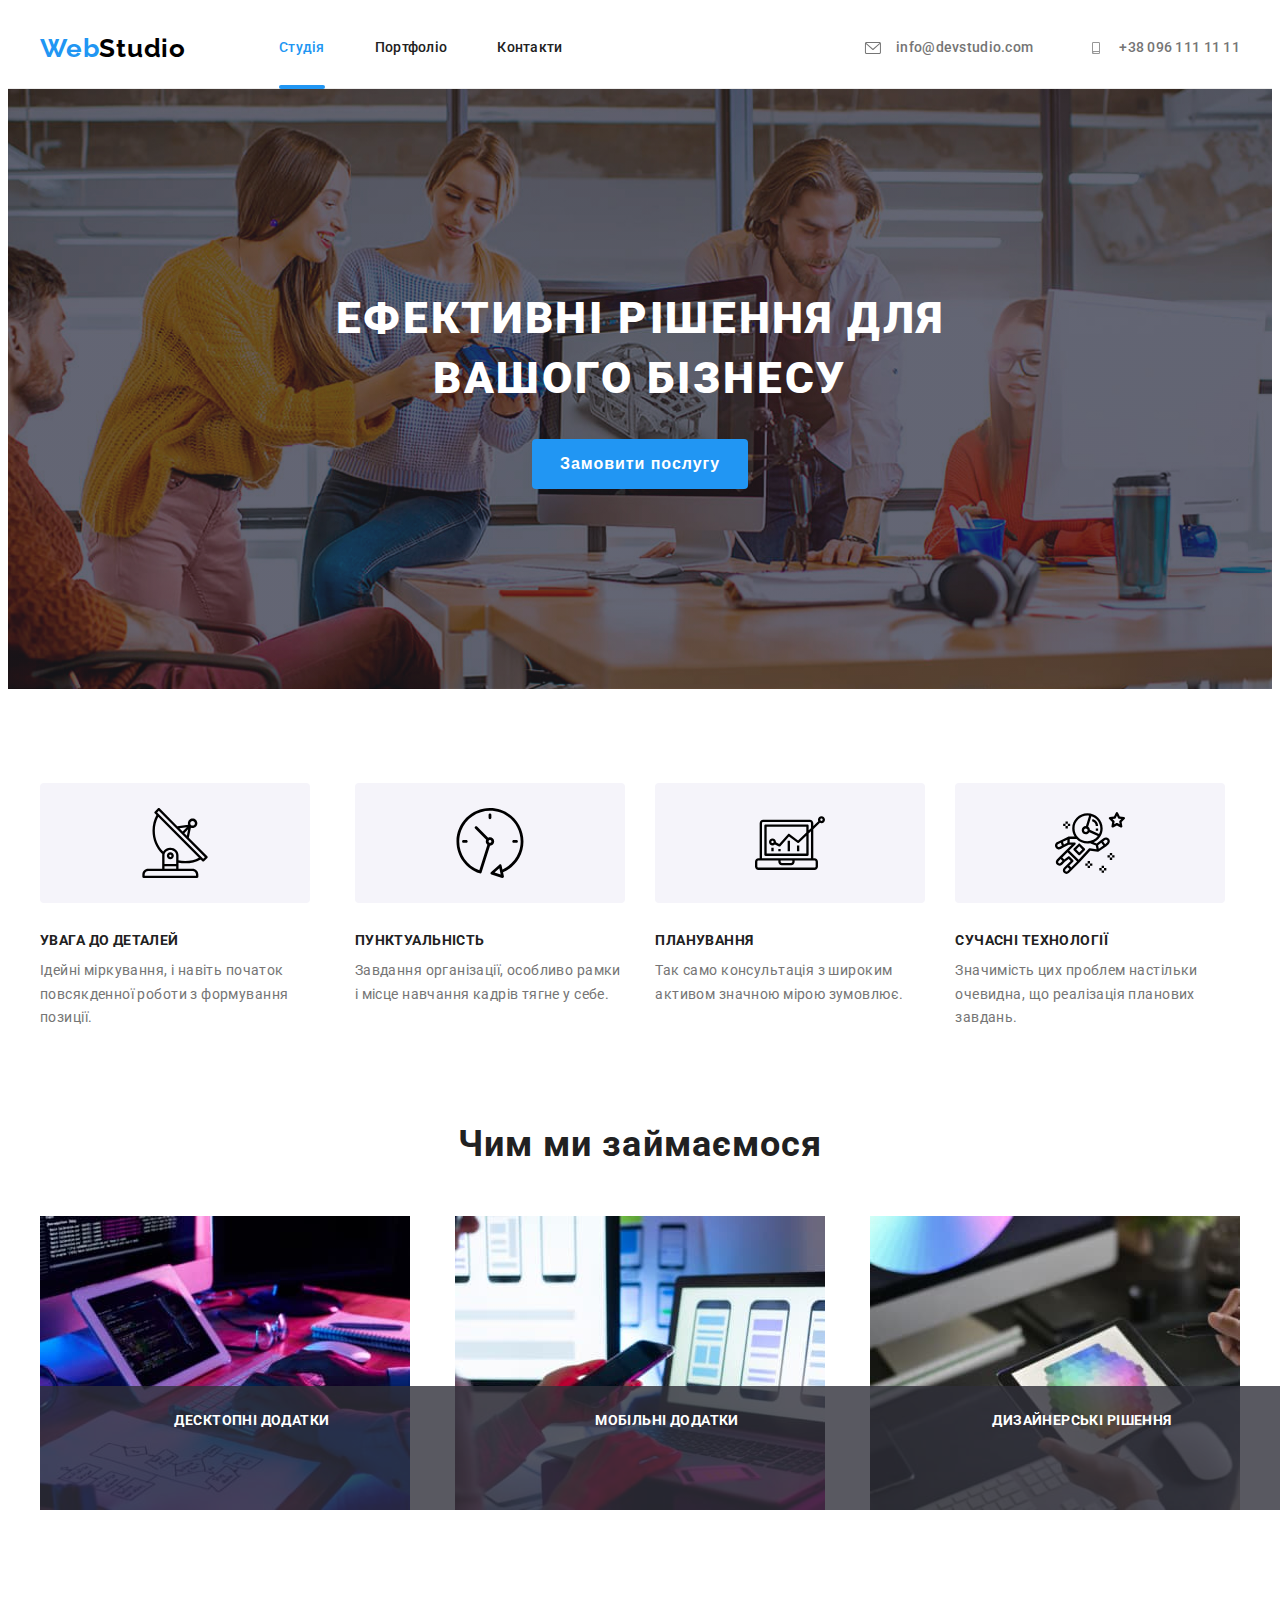
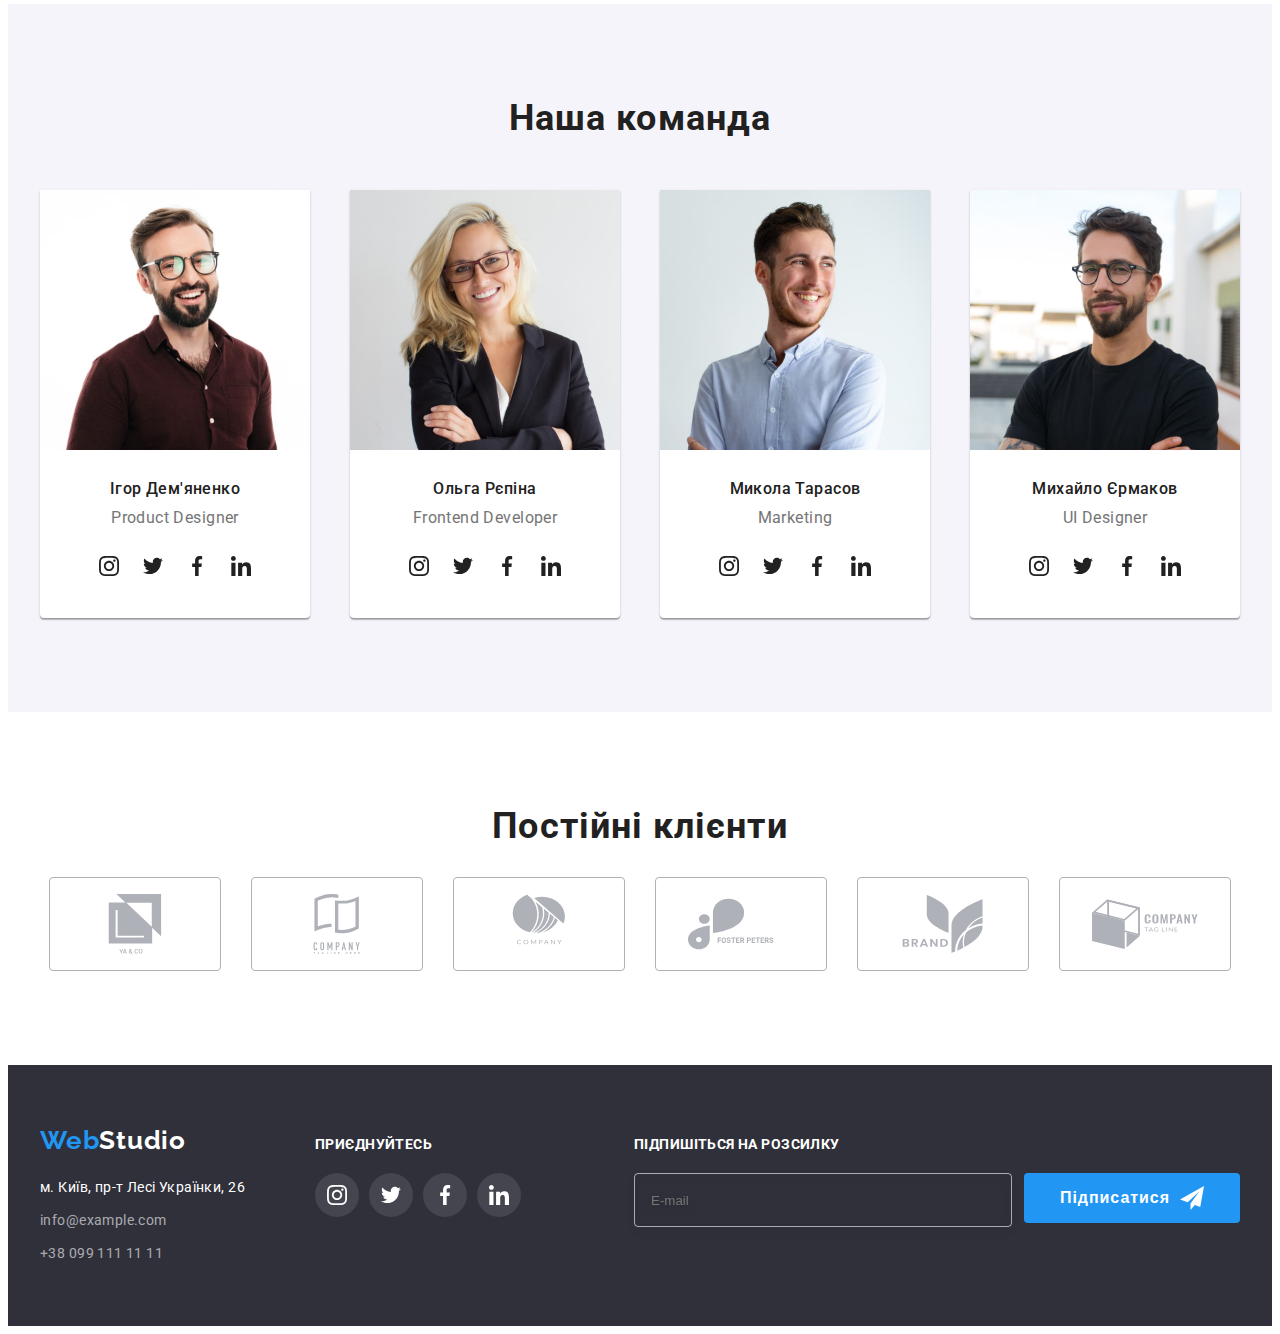
<file: index.html>
<!DOCTYPE html>
<html lang="uk">
  <head>
    <meta charset="UTF-8" />
    <meta http-equiv="X-UA-Compatible" content="IE=edge" />
    <meta name="viewport" content="width=device-width, initial-scale=1.0" />
    <title>Веб Студія</title>
    <link rel="preconnect" href="https://fonts.googleapis.com" />
    <link rel="preconnect" href="https://fonts.gstatic.com" crossorigin />
    <link
      href="https://fonts.googleapis.com/css2?family=Raleway:wght@700&family=Roboto:wght@400;500;700;900&display=swap"
      rel="stylesheet"
    />
    <!-- Посилання на скидання стилів  -->
    <link
      rel="stylesheet"
      href="https://cdnjs.cloudflare.com/ajax/libs/modern-normalize/1.1.0/modern-normalize.min.css"
      integrity="sha512-wpPYUAdjBVSE4KJnH1VR1HeZfpl1ub8YT/NKx4PuQ5NmX2tKuGu6U/JRp5y+Y8XG2tV+wKQpNHVUX03MfMFn9Q=="
      crossorigin="anonymous"
      referrerpolicy="no-referrer"
    />

    <!-- <link rel="stylesheet" href="css/style.css" /> -->
    <link rel="stylesheet" href="css/main.min.css">
  </head>

  <body>
    <!-- site header -->
    <header class="header">
      <div class="container container__retreat">
        <nav class="navigation">
          <a href="" class="logo link">
            <span class="logo__accent">Web</span>Studio</a
          >
          <ul class="navigation__list list">
            <li class="header__item">
              <a href="" class="navigation__menu current link">Студія</a>
            </li>
            <li class="header__item">
              <a href="./portfolio.html" class="navigation__menu link">Портфоліо</a>
            </li>
            <li class="header__item link">
              <a href="" class="navigation__menu link">Контакти</a>
            </li>
          </ul>

          <ul class="connect header__connnect list">
            <li class="connect__mail links">
              <a href="mailto:info@devstudio.com" class="connect__mail-link link">
                <svg class="connect__icon">
                  <use href="./images/symbol-defs.svg#icon-envelope"></use>
                </svg>
                info@devstudio.com</a
              >
            </li>
            <li class="connect__tel links">
              <a href="tel:+380961111111" class="connect__tell-link link">
                <svg class="connect__icon">
                  <use href="./images/symbol-defs.svg#icon-smartphone"></use>
                </svg>
                +38 096 111 11 11</a
              >
            </li>
          </ul>
        </nav>
      </div>
    </header>
    <main>
      <!-- banner hero-->

      <section class="hero">
        <div class="container container__retreat">
          <h1 class="hero__title">
            Ефективні рішення для <br />
            вашого бізнесу
          </h1>
          <button type="button" class="button button-position" data-modal-open>
            Замовити послугу
          </button>
        </div>
      </section>

      <!-- Benefits about-->
      <section class="about">
        <div class="container container__retreat">
          <h2 class="about-hidden visually-hidden">Наші переваги</h2>
          <ul class="about__list list">
            <li class="about__item">
              <div class="bg__icon">
                <svg class="about__mark">
                  <use href="./images/symbol-defs.svg#icon-antenna"></use>
                </svg>
              </div>

              <h3 class="about__pre-title">УВАГА ДО ДЕТАЛЕЙ</h3>
              <p class="about__title">
                Ідейні міркування, і навіть початок повсякденної роботи з
                формування позиції.
              </p>
            </li>
            <li class="about__item">
              <div class="bg__icon">
                <svg class="about__mark">
                  <use href="./images/symbol-defs.svg#icon-clock"></use>
                </svg>
              </div>

              <h3 class="about__pre-title">ПУНКТУАЛЬНІСТЬ</h3>
              <p class="about__title">
                Завдання організації, особливо рамки і місце навчання кадрів
                тягне у себе.
              </p>
            </li>
            <li class="about__item">
              <div class="bg__icon">
                <svg class="about__mark">
                  <use href="./images/symbol-defs.svg#icon-diagram"></use>
                </svg>
              </div>

              <h3 class="about__pre-title">ПЛАНУВАННЯ</h3>
              <p class="about__title">
                Так само консультація з широким активом значною мірою зумовлює.
              </p>
            </li>
            <li class="about__item">
              <div class="bg__icon">
                <svg class="about__mark">
                  <use href="./images/symbol-defs.svg#icon-astronaut"></use>
                </svg>
              </div>

              <h3 class="about__pre-title">СУЧАСНІ ТЕХНОЛОГІЇ</h3>
              <p class="about__title">
                Значимість цих проблем настільки очевидна, що реалізація
                планових завдань.
              </p>
            </li>
          </ul>
        </div>
      </section>
      <!-- What are we doing -->
      <section class="work">
        <div class="container container__retreat">
          <h2 class="title">Чим ми займаємося</h2>
          <ul class="work__list list">
            <li class="work__img">
              <div class="work__border">
                <img src="images/box_1.jpg" alt="Пишемо коди" width="370" />
                <h3 class="work__border-text">ДЕСКТОПНІ ДОДАТКИ</h3>
              </div>
            </li>
            <li class="work__img">
              <div class="work__border">
                <img
                  src="images/box_2.jpg"
                  alt="Створюємо дизайн"
                  width="370"
                />
                <h3 class="work__border-text">МОБІЛЬНІ ДОДАТКИ</h3>
              </div>
            </li>
            <li class="work__img">
              <div class="work__border">
                <img
                  src="images/box_3.jpg"
                  alt="підбираємо кольорову гаму"
                  width="370"
                />
                <h3 class="work__border-text">ДИЗАЙНЕРСЬКІ РІШЕННЯ</h3>
              </div>
            </li>
          </ul>
        </div>
      </section>
      <!-- our team -->
      <section class="team">
        <div class="container container__retreat">
          <h2 class="title">Наша команда</h2>
          <ul class="team__list list">
            <li class="team__item">
              <img
                src="images/product_designer.jpg"
                alt="Дизайнер продукту"
                width="270"
              />
              <h3 class="team__item-title">Ігор Дем'яненко</h3>
              <p class="team__item-text">Product Designer</p>

              <ul class="social">
                <li class="team__bt-icon">
                  <a href="" class="social__link">
                    <svg class="social__icon">
                      <use
                        href="./images/symbol-defs.svg#icon-Instagram"
                        class="bg__icon"
                      ></use>
                    </svg>
                  </a>
                </li>
                <li class="team__bt-icon">
                  <a href="" class="social__link">
                    <svg class="social__icon">
                      <use href="./images/symbol-defs.svg#icon-twitter"></use>
                    </svg>
                  </a>
                </li>
                <li class="team__bt-icon">
                  <a href="" class="social__link">
                    <svg class="social__icon">
                      <use href="./images/symbol-defs.svg#icon-facebook"></use>
                    </svg>
                  </a>
                </li>

                <li class="team__bt-icon">
                  <a href="" class="social__link">
                    <svg class="social__icon">
                      <use href="./images/symbol-defs.svg#icon-linkedin"></use>
                    </svg>
                  </a>
                </li>
              </ul>
            </li>
            <li class="team__item">
              <img
                src="images/developer.jpg"
                alt="Фронтенд-разработчик"
                width="270"
              />
              <h3 class="team__item-title">Ольга Рєпіна</h3>
              <p class="team__item-text">Frontend Developer</p>
              <ul class="social">
                <li class="team__bt-icon">
                  <a href="" class="social__link">
                    <svg class="social__icon">
                      <use
                        href="./images/symbol-defs.svg#icon-Instagram"
                        class="bg__icon"
                      ></use>
                    </svg>
                  </a>
                </li>
                
                <li class="team__bt-icon">
                  <a href="" class="social__link">
                    <svg class="social__icon">
                      <use href="./images/symbol-defs.svg#icon-twitter"></use>
                    </svg>
                  </a>
                </li>
                <li class="team__bt-icon">
                  <a href="" class="social__link">
                    <svg class="social__icon">
                      <use href="./images/symbol-defs.svg#icon-facebook"></use>
                    </svg>
                  </a>
                </li>
                <li class="team__bt-icon">
                  <a href="" class="social__link">
                    <svg class="social__icon">
                      <use href="./images/symbol-defs.svg#icon-linkedin"></use>
                    </svg>
                  </a>
                </li>
              </ul>
            </li>
            <li class="team__item">
              <img src="images/marketing.jpg" alt="Маркетолог" width="270" />
              <h3 class="team__item-title">Микола Тарасов</h3>
              <p class="team__item-text">Marketing</p>
              <ul class="social">
                <li class="team__bt-icon">
                  <a href="" class="social__link">
                    <svg class="social__icon">
                      <use
                        href="./images/symbol-defs.svg#icon-Instagram"
                        class="bg__icon"
                      ></use>
                    </svg>
                  </a>
                </li>
                <li class="team__bt-icon">
                  <a href="" class="social__link">
                    <svg class="social__icon">
                      <use href="./images/symbol-defs.svg#icon-twitter"></use>
                    </svg>
                  </a>
                </li>
                <li class="team__bt-icon">
                  <a href="" class="social__link">
                    <svg class="social__icon">
                      <use href="../images/symbol-defs.svg#icon-facebook"></use>
                    </svg>
                  </a>
                </li>

                <li class="team__bt-icon">
                  <a href="" class="social__link">
                    <svg class="social__icon">
                      <use href="./images/symbol-defs.svg#icon-linkedin"></use>
                    </svg>
                  </a>
                </li>
              </ul>
            </li>
            <li class="team__item">
              <img
                src="images/ui_designer.jpg"
                alt="Дизайнер інтерфейсу користувача"
                width="270"
              />
              <h3 class="team__item-title">Михайло Єрмаков</h3>
              <p class="team__item-text">UI Designer</p>
              <ul class="social">
                <li class="team__bt-icon">
                  <a href="" class="social__link">
                    <svg class="social__icon">
                      <use
                        href="./images/symbol-defs.svg#icon-Instagram"
                        class="bg__icon"
                      ></use>
                    </svg>
                  </a>
                </li>
                <li class="icon-team"></li>
                <li class="team__bt-icon">
                  <a href="" class="social__link">
                    <svg class="social__icon">
                      <use href="./images/symbol-defs.svg#icon-twitter"></use>
                    </svg>
                  </a>
                </li>
                <li class="team__bt-icon">
                  <a href="" class="social__link">
                    <svg class="social__icon">
                      <use href="./images/symbol-defs.svg#icon-facebook"></use>
                    </svg>
                  </a>
                </li>

                <li class="team__bt-icon">
                  <a href="" class="social__link">
                    <svg class="social__icon">
                      <use href="./images/symbol-defs.svg#icon-linkedin"></use>
                    </svg>
                  </a>
                </li>
              </ul>
            </li>
          </ul>
        </div>
      </section>
      <!-- Regular customers -->
      <section class="customers">
        <div class="container container__retreat"></div>
        <h2 class="title">Постійні клієнти</h2>
        <ul class="customers__bt-icon">
          <li class="customers__icon">
            <a href="" class="customers__link-icon">
              <svg class="customers__border-icon" width="106px" height="60px">
                <use href="./images/symbol-defs.svg#icon-cust-ya-co"></use>
              </svg>
            </a>
          </li>
          <li class="customers__icon">
            <a href="" class="customers__link-icon">
              <svg class="customers__border-icon" width="106px" height="60px">
                <use href="./images/symbol-defs.svg#icon-cust-company"></use>
              </svg>
            </a>
          </li>
          <li class="customers__icon">
            <a href="" class="customers__link-icon">
              <svg class="customers__border-icon" width="106px" height="60px">
                <use href="./images/symbol-defs.svg#icon-cust-round"></use>
              </svg>
            </a>
          </li>
          <li class="customers__icon">
            <a href="" class="customers__link-icon">
              <svg class="customers__border-icon" width="106px" height="60px">
                <use href="./images/symbol-defs.svg#icon-cust-foster"></use>
              </svg>
            </a>
          </li>
          <li class="customers__icon">
            <a href="" class="customers__link-icon">
              <svg class="customers__border-icon" width="106px" height="60px">
                <use href="./images/symbol-defs.svg#icon-cust-brand"></use>
              </svg>
            </a>
          </li>
          <li class="customers__icon">
            <a href="" class="customers__link-icon">
              <svg class="customers__border-icon" width="106px" height="60px">
                <use href="./images/symbol-defs.svg#icon-cust-tag-line"></use>
              </svg>
            </a>
          </li>
        </ul>
      </section>
    </main>
    <!-- footer -->
    <footer class="footer">
      <div class="container container__retreat">
        <div class="footer__blok">
          <a href="" class="logo color-logo2 link"
            ><span class="logo__accent">Web</span>Studio</a
          >
          <address class="footer-address">
            <ul class="footer__contact">
              <li class="footer__list">
                <p class="footer__item link list">
                  м. Київ, пр-т Лесі Українки, 26
                </p>
              </li>
              <li class="footer__list">
                <a
                  href="mailto:info@example.com"
                  class="footer__link-mail link list"
                  >info@example.com
                </a>
              </li>
              <li class="footer__list">
                <a href="tel:+380991111111" class="footer__link-tell link list"
                  >+38 099 111 11 11
                </a>
              </li>
            </ul>
          </address>
        </div>
        <div class="footer__blok-icon">
          <h2 class="footer__title">приєднуйтесь</h2>
          <ul class="social">
            <li class="footer__icon ">
              <a href="" class="social__link ">
                <svg class="social__icon">
                  <use
                    href="./images/symbol-defs.svg#icon-Instagram"
                    class="bg__icon"
                  ></use>
                </svg>
              </a>
            </li>
            <li class="footer__icon ">
              <a href="" class="social__link ">
                <svg class="social__icon">
                  <use href="./images/symbol-defs.svg#icon-twitter"></use>
                </svg>
              </a>
            </li>
            <li class="footer__icon ">
              <a href="" class="social__link ">
                <svg class="social__icon">
                  <use href="./images/symbol-defs.svg#icon-facebook"></use>
                </svg>
              </a>
            </li>
            <li class="footer__icon ">
              <a href="" class="social__link ">
                <svg class="social__icon">
                  <use href="./images/symbol-defs.svg#icon-linkedin"></use>
                </svg>
              </a>
            </li>
          </ul>
        </div>
        <div class="mailing">
          <p class="footer__title">ПІДПИШІТЬСЯ НА РОЗСИЛКУ</p>
          <form class="mailing__form">
            <input
              type="email"
              name="mail"
              id="mail"
              placeholder="E-mail"
              class="mail__text"
            />
            <button type="submit" class=" button">
              Підписатися
              <svg class="footer__mail-icon" width="24" height="24">
                <use href="./images/symbol-defs.svg#icon-send"></use>
              </svg>
            </button>
          </form>
        </div>
      </div>
    </footer>
    <div class="backdrop is-hidden" data-modal>
      <div class="modal">
        <button type="button" class="modal__close" data-modal-close>
          <svg class="modal__icon-close">
            <use href="./images/symbol-defs.svg#icon-close"></use>
          </svg>
        </button>
        <p class="modal__title">Залиште свої дані, ми вам передзвонимо</p>
        <form class="modal__form">
          <div class="modal__field">
            <label for="uset__name">Ім'я</label>
            <div class="modal__input-wrap">
              <input
                type="text"
                id="uset-name"
                name="uset-name"
                class="modal__input"
                placeholder=""
              />
              <svg class="modal__imput-ikon" width="18" height="18">
                <use href="./images/symbol-defs.svg#icon-person"></use>
              </svg>
            </div>
          </div>

          <div class="modal-field">
            <label class="modal__form" for="user-tell">Телефон</label>
            <div class="modal__input-wrap">
              <input
                type="tel"
                id="user-tell"
                name="user-tell"
                class="modal__input"
                placeholder=""
              />
              <svg class="modal__imput-ikon" width="18" height="18">
                <use href="./images/symbol-defs.svg#icon-phone"></use>
              </svg>
            </div>
          </div>
          <div class="modal-field">
            <label class="modal__form" for="user-mail">Пошта</label>
            <div class="modal__input-wrap">
              <input
                type="email"
                id="user-mail"
                name="user-mail"
                class="modal__input"
                placeholder=""
              />

              <svg class="modal__imput-ikon" width="18" height="18">
                <use href="./images/symbol-defs.svg#icon-email"></use>
              </svg>
            </div>
          </div>

          <div class="modal-field">
            <label class="modal__form" for="user-text">Коментар</label>
            <textarea
              name="user-text"
              id="user-text"
              placeholder="Введіть текст"
              class="modal__text"
            ></textarea>
          </div>

          <div class="checkbox">
            <input
              type="checkbox"
              name="policy"
              id="policy"
              class="checkbox__check visually-hidden"
              value="tru"
            />
            <label for="policy" class="checkbox__taxt">
              <span>
                <svg class="checkbox__ikon" width="13" height="10">
                  <use href="./images/symbol-defs.svg#icon-check"></use>
                </svg>
              </span>
              Погоджуюсь із розсилкою &nbsp 
              <a href="" class="checkbox__link-text"> Умови договору</a>
            </label>
          </div>

          <button class="button btn-form" type="submit">Відправити</button>
        </form>
      </div>
    </div>
    <script src="./js/modal.js"></script>
  </body>
</html>
</file>
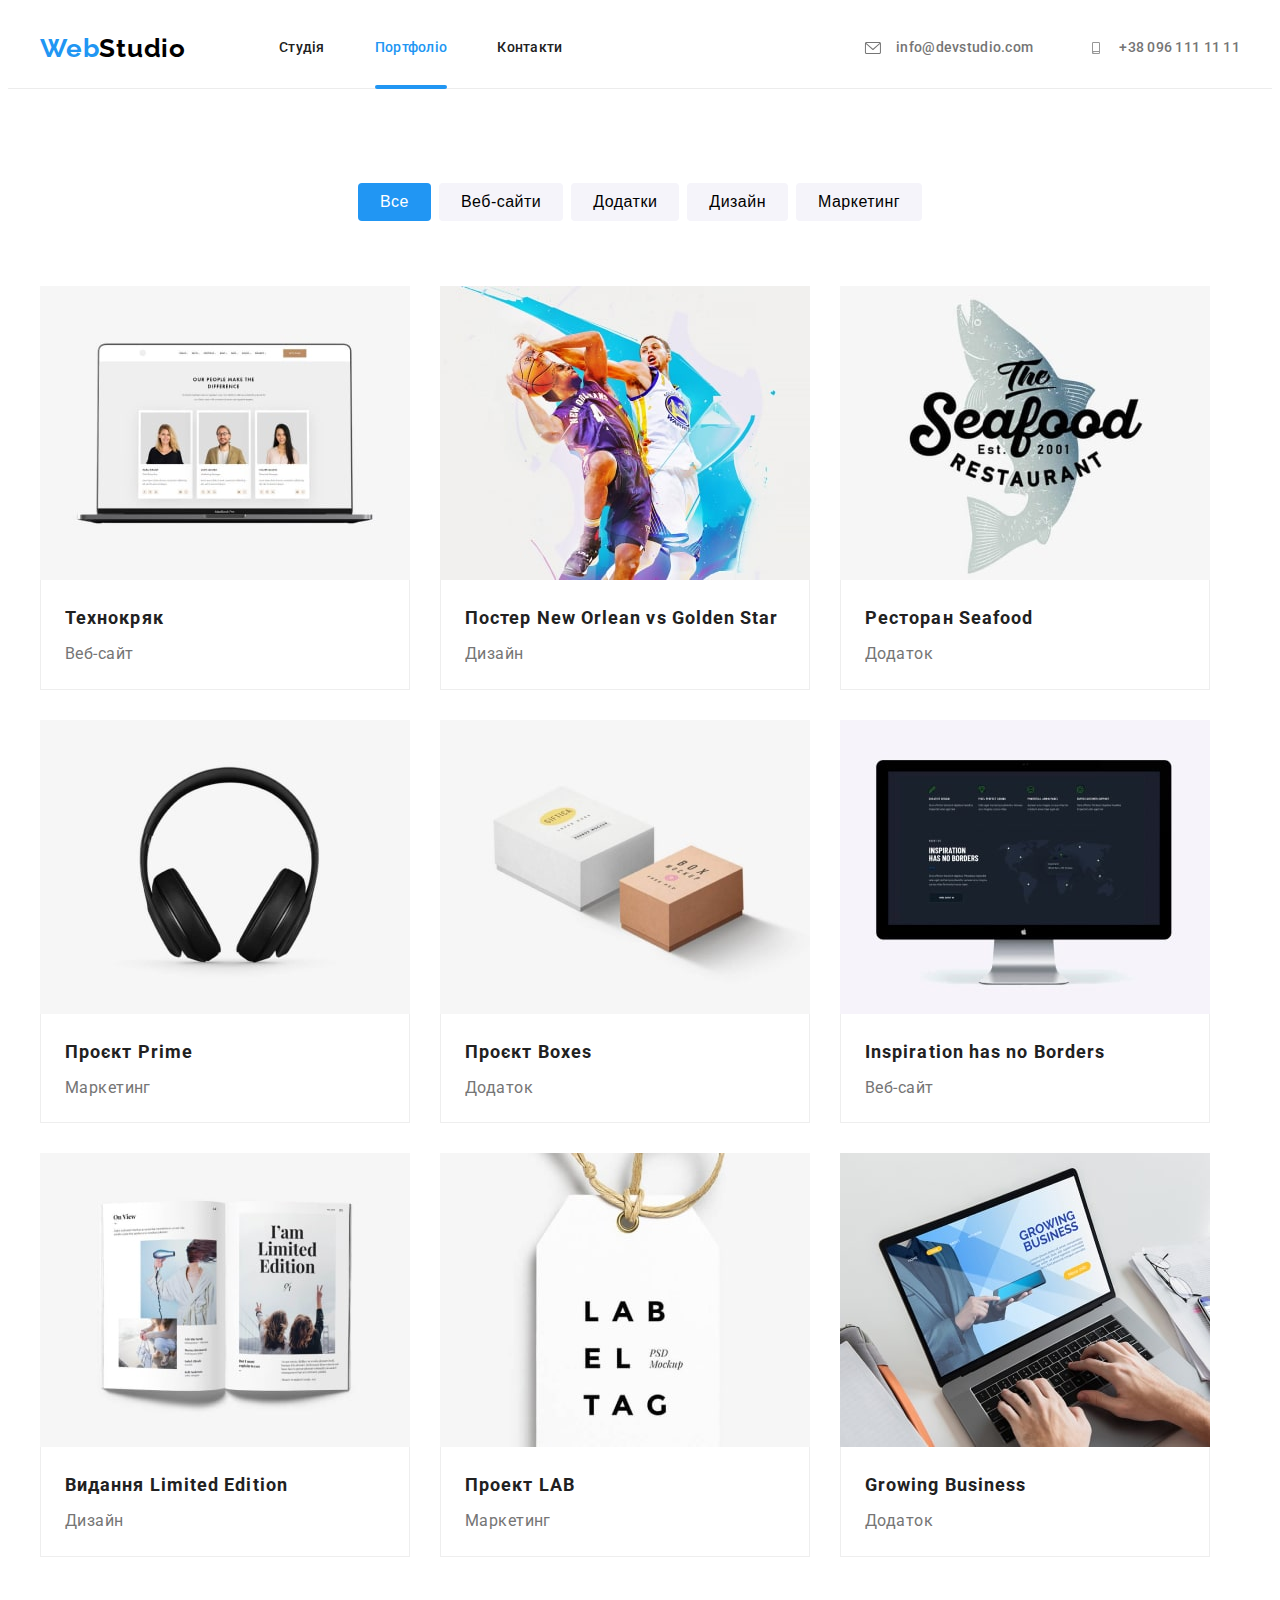
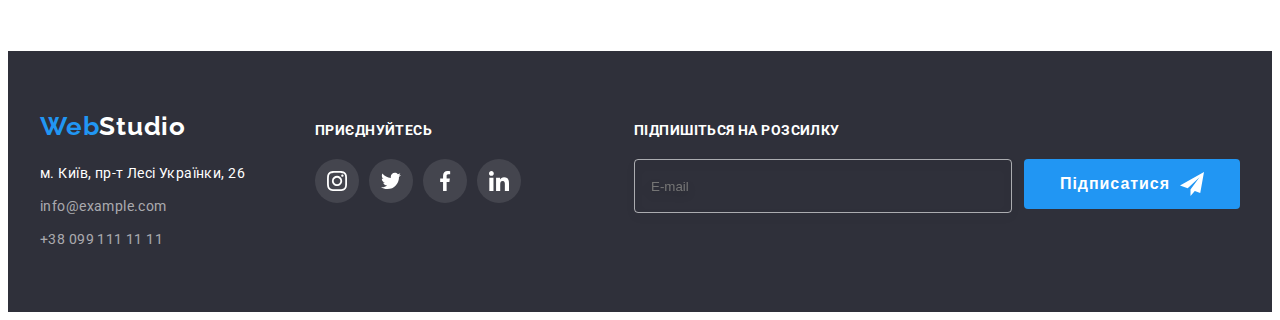
<file: portfolio.html>
<!DOCTYPE html>
<html lang="uk">
  <head>
    <meta charset="UTF-8" />
    <meta http-equiv="X-UA-Compatible" content="IE=edge" />
    <meta name="viewport" content="width=device-width, initial-scale=1.0" />
    <title>Портфоліо</title>
    <link rel="preconnect" href="https://fonts.googleapis.com" />
    <link rel="preconnect" href="https://fonts.gstatic.com" crossorigin />
    <link
      href="https://fonts.googleapis.com/css2?family=Raleway:wght@700&family=Roboto:wght@400;500;700;900&display=swap"
      rel="stylesheet"
    />

    <link
      rel="stylesheet"
      href="https://cdnjs.cloudflare.com/ajax/libs/modern-normalize/1.1.0/modern-normalize.min.css"
      integrity="sha512-wpPYUAdjBVSE4KJnH1VR1HeZfpl1ub8YT/NKx4PuQ5NmX2tKuGu6U/JRp5y+Y8XG2tV+wKQpNHVUX03MfMFn9Q=="
      crossorigin="anonymous"
      referrerpolicy="no-referrer"
    />

    <!-- <link rel="stylesheet" href="css/style.css" /> -->
    <link rel="stylesheet" href="css/main.min.css">
  </head>

  <body>
    <!-- site header -->
    <header class="header">
      <div class="container container__retreat">
        <nav class="navigation">
          <a href="" class="logo link">
            <span class="logo__accent">Web</span>Studio</a
          >
          <ul class="navigation__list list">
            <li class="header__item">
              <a href="./index.html" class="navigation__menu  link">Студія</a>
            </li>
            <li class="header__item">
              <a href="" class="navigation__menu current link">Портфоліо</a>
            </li>
            <li class="header__item link">
              <a href="" class="navigation__menu link">Контакти</a>
            </li>
          </ul>

          <ul class="connect header__connnect list">
            <li class="connect__mail links">
              <a href="mailto:info@devstudio.com" class="connect__mail-link link">
                <svg class="connect__icon">
                  <use href="./images/symbol-defs.svg#icon-envelope"></use>
                </svg>
                info@devstudio.com</a
              >
            </li>
            <li class="connect__tel links">
              <a href="tel:+380961111111" class="connect__tell-link link">
                <svg class="connect__icon">
                  <use href="./images/symbol-defs.svg#icon-smartphone"></use>
                </svg>
                +38 096 111 11 11</a
              >
            </li>
          </ul>
        </nav>
      </div>
    </header>
    <main>
      <!-- filter-->
      <section class="filter">
        <div class="container container__retreat">
          <h2 class="visually-hidden">filter</h2>
          <ul class="filter__btn">
            <li class="filter__text">
              <button type="button" class="filter__text-btn filter__current-btn">Все</button>
            </li>
            <li class="filter__text">
              <button type="button" class="filter__text-btn">Веб-сайти</button>
            </li>
            <li class="filter__text">
              <button type="button" class="filter__text-btn">Додатки</button>
            </li>
            <li class="filter__text">
              <button type="button" class="filter__text-btn">Дизайн</button>
            </li>
            <li class="filter__text">
              <button type="button" class="filter__text-btn">Маркетинг</button>
            </li>
          </ul>

          <!-- portfolio-->
          <h2 class="visually-hidden">portfolio</h2>
          <ul class="portfolio list">
            <li class="portfolio__item">
              <a href="" class="portfolio__link">
                <div class="portfolio__boreders-top">
                  <img src="./images/tehnocriak.jpg" alt="Технокряк" />
                  <p class="portfolio__top-text">
                    Ресурс предлагает комплексные предложения с разным уровнем
                    функционала и сервисов. Все это позволит посетителю получить
                    исчерпывающие сведения о компании или частном лице.
                  </p>
                </div>

                <div class="portfolio__text">
                  <h2 class="portfolio__item-title">Технокряк</h2>
                  <p class="portfolio__item-text">Веб-сайт</p>
                </div>
              </a>
            </li>
            <li class="portfolio__item">
              <a href="" class="portfolio__link">
                <div class="portfolio__boreders-top">
                  <img
                    src="./images/new-orlean.jpg"
                    alt="Фронтенд-разработчик"
                  />
                  <p class="portfolio__top-text">
                    Ресурс предлагает комплексные предложения с разным уровнем
                    функционала и сервисов. Все это позволит посетителю получить
                    исчерпывающие сведения о компании или частном лице.
                  </p>
                </div>

                <div class="portfolio__text">
                  <h2 class="portfolio__item-title">
                    Постер New Orlean vs Golden Star
                  </h2>
                  <p class="portfolio__item-text">Дизайн</p>
                </div>
              </a>
            </li>
            <li class="portfolio__item">
              <a href="" class="portfolio__link">
                <div class="portfolio__boreders-top">
                  <img src="./images/seafood.jpg" alt="Маркетолог" />
                  <p class="portfolio__top-text">
                    Ресурс предлагает комплексные предложения с разным уровнем
                    функционала и сервисов. Все это позволит посетителю получить
                    исчерпывающие сведения о компании или частном лице.
                  </p>
                </div>

                <div class="portfolio__text">
                  <h2 class="portfolio__item-title">Ресторан Seafood</h2>
                  <p class="portfolio__item-text">Додаток</p>
                </div>
              </a>
            </li>
            <li class="portfolio__item">
              <a href="" class="portfolio__link">
                <div class="portfolio__boreders-top">
                  <img
                    src="./images/prime.jpg"
                    alt="Дизайнер інтерфейсу користувача"
                  />
                  <p class="portfolio__top-text">
                    Ресурс предлагает комплексные предложения с разным уровнем
                    функционала и сервисов. Все это позволит посетителю получить
                    исчерпывающие сведения о компании или частном лице.
                  </p>
                </div>

                <div class="portfolio__text">
                  <h2 class="portfolio__item-title">Проєкт Prime</h2>
                  <p class="portfolio__item-text">Маркетинг</p>
                </div>
              </a>
            </li>
            <li class="portfolio__item">
              <a href="" class="portfolio__link">
                <div class="portfolio__boreders-top">
                  <img src="./images/boxes.jpg" alt="Технокряк" />
                  <p class="portfolio__top-text">
                    Ресурс предлагает комплексные предложения с разным уровнем
                    функционала и сервисов. Все это позволит посетителю получить
                    исчерпывающие сведения о компании или частном лице.
                  </p>
                </div>

                <div class="portfolio__text">
                  <h2 class="portfolio__item-title">Проєкт Boxes</h2>
                  <p class="portfolio__item-text">Додаток</p>
                </div>
              </a>
            </li>
            <li class="portfolio__item">
              <a href="" class="portfolio__link">
                <div class="portfolio__boreders-top">
                  <img
                    src="./images/inspiration.jpg"
                    alt="Фронтенд-разработчик"
                  />
                  <p class="portfolio__top-text">
                    Ресурс предлагает комплексные предложения с разным уровнем
                    функционала и сервисов. Все это позволит посетителю получить
                    исчерпывающие сведения о компании или частном лице.
                  </p>
                </div>

                <div class="portfolio__text">
                  <h2 class="portfolio__item-title">
                    Inspiration has no Borders
                  </h2>
                  <p class="portfolio__item-text">Веб-сайт</p>
                </div>
              </a>
            </li>
            <li class="portfolio__item">
              <a href="" class="portfolio__link">
                <div class="portfolio__boreders-top">
                  <img src="./images/limited-edition.jpg" alt="Маркетолог" />
                  <p class="portfolio__top-text">
                    Ресурс предлагает комплексные предложения с разным уровнем
                    функционала и сервисов. Все это позволит посетителю получить
                    исчерпывающие сведения о компании или частном лице.
                  </p>
                </div>

                <div class="portfolio__text">
                  <h2 class="portfolio__item-title">Видання Limited Edition</h2>
                  <p class="portfolio__item-text">Дизайн</p>
                </div>
              </a>
            </li>
            <li class="portfolio__item">
              <a href="" class="portfolio__link">
                <div class="portfolio__boreders-top">
                  <img
                    src="./images/lab.jpg"
                    alt="Дизайнер інтерфейсу користувача"
                  />
                  <p class="portfolio__top-text">
                    Ресурс предлагает комплексные предложения с разным уровнем
                    функционала и сервисов. Все это позволит посетителю получить
                    исчерпывающие сведения о компании или частном лице.
                  </p>
                </div>

                <div class="portfolio__text">
                  <h2 class="portfolio__item-title">Проект LAB</h2>
                  <p class="portfolio__item-text">Маркетинг</p>
                </div>
              </a>
            </li>
            <li class="portfolio__item">
              <a href="" class="portfolio__link">
                <div class="portfolio__boreders-top">
                  <img
                    src="./images/growin-busness.jpg"
                    alt="Дизайнер інтерфейсу користувача"
                  />
                  <p class="portfolio__top-text">
                    Ресурс предлагает комплексные предложения с разным уровнем
                    функционала и сервисов. Все это позволит посетителю получить
                    исчерпывающие сведения о компании или частном лице.
                  </p>
                </div>

                <div class="portfolio__text">
                  <h2 class="portfolio__item-title">Growing Business</h2>
                  <p class="portfolio__item-text">Додаток</p>
                </div>
              </a>
            </li>
          </ul>
        </div>
      </section>
    </main>
    <!-- footer -->
    <footer class="footer">
      <div class="container container__retreat">
        <div class="footer__blok">
          <a href="" class="logo color-logo2 link"
            ><span class="logo__accent">Web</span>Studio</a
          >
          <address class="footer-address">
            <ul class="footer__contact">
              <li class="footer__list">
                <p class="footer__item link list">
                  м. Київ, пр-т Лесі Українки, 26
                </p>
              </li>
              <li class="footer__list">
                <a
                  href="mailto:info@example.com"
                  class="footer__link-mail link list"
                  >info@example.com
                </a>
              </li>
              <li class="footer__list">
                <a href="tel:+380991111111" class="footer__link-tell link list"
                  >+38 099 111 11 11
                </a>
              </li>
            </ul>
          </address>
        </div>
        <div class="footer__blok-icon">
          <h2 class="footer__title">приєднуйтесь</h2>
          <ul class="social">
            <li class="footer__icon ">
              <a href="" class="social__link ">
                <svg class="social__icon">
                  <use
                    href="./images/symbol-defs.svg#icon-Instagram"
                    class="bg__icon"
                  ></use>
                </svg>
              </a>
            </li>
            <li class="footer__icon ">
              <a href="" class="social__link ">
                <svg class="social__icon">
                  <use href="./images/symbol-defs.svg#icon-twitter"></use>
                </svg>
              </a>
            </li>
            <li class="footer__icon ">
              <a href="" class="social__link ">
                <svg class="social__icon">
                  <use href="./images/symbol-defs.svg#icon-facebook"></use>
                </svg>
              </a>
            </li>
            <li class="footer__icon ">
              <a href="" class="social__link ">
                <svg class="social__icon">
                  <use href="./images/symbol-defs.svg#icon-linkedin"></use>
                </svg>
              </a>
            </li>
          </ul>
        </div>
        <div class="mailing">
          <p class="footer__title">ПІДПИШІТЬСЯ НА РОЗСИЛКУ</p>
          <form class="mailing__form">
            <input
              type="email"
              name="mail"
              id="mail"
              placeholder="E-mail"
              class="mail__text"
            />
            <button type="submit" class=" button">
              Підписатися
              <svg class="footer__mail-icon" width="24" height="24">
                <use href="./images/symbol-defs.svg#icon-send"></use>
              </svg>
            </button>
          </form>
        </div>
      </div>
    </footer>
  </body>
</html>
</file>
<file: css/style.css>
/* --  header -- */

/* --  hero -- */

/* --  Benefits about -- */



/* -- What are we doing -- */



/* -- our team -- */




/* -- filter -- */


/* -- portfolio-- */


/* --costomers-- */



/* -- footer -- */
</file>
<file: css/main.min.css>
body{font-family:"Roboto",sans-serif;font-weight:400;line-height:1.14;font-size:14px;letter-spacing:.03em;color:var(--first-title-color)}html{box-sizing:border-box}*,*::before *::after{box-sizing:inherit}p,h1,h2,h3,h4,h5,h6{margin:0}li{list-style:none}ul,ol{margin:0;padding-left:0}address{font-style:normal}a{color:currentColor;text-decoration:none}button{cursor:pointer}img{display:block}.list{list-style:none}.li{list-style:none}.link{text-decoration:none}.container{width:1200px;padding-left:15px;padding-right:15px}.container__retreat{margin-left:auto;margin-right:auto}:root{--color-logo: #000000;--first-title-color: #212121;--accent-color: #2196f3;--push-accent-color: #188ce8;--item-color: #757575;--color-white-text: #fff;--color-backgroutd: #2f303a;--color-btn: #f5f4fa;--color-team: #f5f4fa;--border-color: #eeeeee;--color-border: #ececec;--color-icon-team: #afb1b8;--cost-border: #afb1b8;--boreders-top-wrap: rgba(33, 150, 243, 0.9)}.visually-hidden{position:absolute;white-space:nowrap;width:1px;height:1px;overflow:hidden;border:0;padding:0;clip:rect(0 0 0 0);clip-path:inset(50%);margin:-1px}.button{display:flex;justify-content:center;align-items:center;width:216px;height:50px;background-color:var(--accent-color);font-weight:700;font-size:16px;line-height:1.87;color:var(--color-white-text);letter-spacing:.06em;border:0;border-radius:4px}.button:hover,.button:focus{background-color:var(--push-accent-color);box-shadow:0px 1px 3px rgba(0,0,0,.12),0px 1px 1px rgba(0,0,0,.14),0px 2px 1px rgba(0,0,0,.2);transition:250ms cubic-bezier(0.4, 0, 0.2, 1)}.button-position{margin-left:auto;margin-right:auto}.logo{color:var(--color-logo);font-family:"Raleway";font-weight:700;font-size:26px;line-height:1.19;letter-spacing:.03em}.color-logo2{color:var(--color-white-text)}.logo__accent{color:var(--accent-color)}.social{display:flex;justify-content:center}.footer__icon{margin-right:10px;color:var(--color-white-text);background-color:rgba(255,255,255,.1);border-radius:50%}.footer__icon:last-child{margin-right:0}.team__bt-icon{margin-bottom:30px}.social__link:hover,.social__link:focus{color:var(--color-white-text);background-color:var(--accent-color);transition:250ms cubic-bezier(0.4, 0, 0.2, 1)}.social__link{display:flex;justify-content:center;align-items:center;height:44px;width:44px;border-radius:50%;border:none;padding:0}.social__linklast-child{margin-right:0}.social__icon{width:20px;height:20px;fill:currentColor}.title{font-weight:700;font-size:36px;line-height:1.16;letter-spacing:.03em;text-align:center}.filter{padding:94px 0}.filter__btn{display:flex;justify-content:center;margin-bottom:50px}.filter__btn .filter__text+.filter__text{margin-left:8px}.filter__btn .filter__current-btn{background-color:var(--accent-color);color:var(--color-white-text)}.filter__text-btn:focus,.filter__text-btn:hover{box-shadow:0px 1px 3px rgba(0,0,0,.12),0px 1px 1px rgba(0,0,0,.14),0px 2px 1px rgba(0,0,0,.2);transition:250ms cubic-bezier(0.4, 0, 0.2, 1)}.filter__text-btn{display:block;padding:6px 22px;border-radius:4px;background-color:var(--color-btn);font-size:16px;line-height:1.62;border:0;letter-spacing:.03em}.filter__text-btn:hover,.filter__text-btn:focus{background-color:var(--accent-color);color:var(--color-white-text);transition:250ms cubic-bezier(0.4, 0, 0.2, 1)}.header{background:var(--color-white-text);border-bottom:1px solid var(--color-border)}.navigation{display:flex;align-items:center}.navigation__menu{display:block;padding-top:32px;padding-bottom:32px;font-weight:500;font-size:14px;line-height:1.14;letter-spacing:.02em;color:var(--first-title-color);letter-spacing:.02em;position:relative}.navigation__menu:hover,.navigation__menu:focus{color:var(--accent-color);transition:250ms cubic-bezier(0.4, 0, 0.2, 1)}.navigation__menu:hover::after{position:absolute;background-color:var(--accent-color);bottom:-1px;right:0;display:block;content:"";width:100%;height:4px;border-radius:2px;transition:250ms cubic-bezier(0.4, 0, 0.2, 1)}.navigation__list{display:flex;margin-left:93px}.navigation__list .header__item+.header__item{margin-left:50px}.connect{display:flex}.connect .links+.links{margin-left:50px}.header__connnect{margin-left:auto}.connect__icon{width:26px;height:12px;padding-right:10px;fill:currentColor}.connect__mail-link,.connect__tell-link{font-weight:500;font-size:14px;line-height:1.14;letter-spacing:.02em;color:var(--item-color);display:flex;align-items:center}.connect__mail-link:hover,.connect__tell-link:hover,.connect__mail-link:focus,.connect__tell-link:focus{color:var(--accent-color);transition:250ms cubic-bezier(0.4, 0, 0.2, 1)}.current{color:var(--accent-color)}.current::after{position:absolute;background-color:var(--accent-color);bottom:-1px;right:0;display:block;content:"";width:100%;height:4px;border-radius:2px}.hero{background:var(--color-backgroutd);max-width:1600px;margin:0 auto;background-position:center;background-repeat:repeat;background-size:1600px;background-image:linear-gradient(rgba(47, 48, 58, 0.4), rgba(47, 48, 58, 0.4)),url(../images/bg-hero.jpg);text-transform:uppercase;text-align:center;padding:200px 0}.hero__title{font-weight:900;font-size:44px;line-height:1.36;color:var(--color-white-text);letter-spacing:.06em;padding-bottom:30px;margin:0 0}.about{padding:94px 0}.about__pre-title{font-size:14px;font-weight:700;line-height:1.14;margin-bottom:10px}.about__list{display:flex}.about__list .about__item+.about__item{margin-left:30px}.about__title{line-height:1.71;color:var(--item-color)}.bg__icon{display:flex;justify-content:center;align-items:center;background:var(--color-btn);border-radius:4px;height:120px;width:270px;margin-bottom:30px}.about__mark{width:70px;height:70px}.work{padding-bottom:94px}.work__border{position:relative}.work__border-text{width:100%;height:70px;padding:27px;position:absolute;bottom:0;font-weight:700;font-size:14px;line-height:1.14;text-align:center;letter-spacing:.03em;text-transform:uppercase;color:#fff;background-color:rgba(47,48,58,.8)}.work__title{font-weight:700;font-size:36px;line-height:1.16;letter-spacing:.03em;text-align:center}.work__list{display:flex;justify-content:space-between;margin-top:50px}.team{background-color:var(--color-team);padding:94px 0}.team__item{background-color:var(--color-white-text);box-shadow:0px 1px 3px rgba(0,0,0,.12),0px 1px 1px rgba(0,0,0,.14),0px 2px 1px rgba(0,0,0,.2);border-radius:0px 0px 4px 4px}.team__title{font-weight:700;font-size:36px;line-height:1.16;letter-spacing:.03em;text-align:center}.team__list{display:flex;justify-content:space-between;padding-top:50px}.team__item-title{font-weight:500;font-size:16px;line-height:1.18;text-align:center;margin-top:30px}.team__item-text{font-size:16px;line-height:1.18;color:var(--item-color);text-align:center;margin:0 0;margin-top:10px;margin-bottom:16px}.portfolio{display:flex;flex-wrap:wrap;margin-top:-15px}.portfolio__item{width:370px;margin-right:30px;margin-top:30px}.portfolio__item:hover .portfolio__top-text,.portfolio__item:focus .portfolio__top-text{transform:translateY(0%);transition:250ms cubic-bezier(0.4, 0, 0.2, 1)}.portfolio__item:nth-child(3n){margin-right:0}.portfolio__text{background:var(--color-white-text);border-left:1px solid var(--border-color);border-bottom:1px solid var(--border-color);border-right:1px solid var(--border-color);padding:20px 24px}.portfolio__link{display:block}.portfolio__boreders-top{position:relative;overflow:hidden}.portfolio__top-text{height:100%;padding:63px 24px;position:absolute;top:0;font-size:18px;line-height:1.55;letter-spacing:.03em;color:var(--color-white-text);background-color:var(--boreders-top-wrap);transform:translateY(100%);transition:transform 250ms cubic-bezier(0.4, 0, 0.2, 1)}.portfolio__link:hover,.portfolio__link:focus{box-shadow:0px 1px 3px rgba(0,0,0,.12),0px 1px 1px rgba(0,0,0,.14),0px 2px 1px rgba(0,0,0,.2);transition:250ms cubic-bezier(0.4, 0, 0.2, 1)}.portfolio__item-title{margin-bottom:4px;font-weight:700;font-size:18px;line-height:2;letter-spacing:.06em}.portfolio__item-text{font-size:16px;line-height:1.8;color:var(--item-color)}.customers{padding:94px 0}.customers__bt-icon{display:flex;justify-content:center;margin-top:30px}.customers__icon{margin-right:30px}.customers__icon:last-child{margin-right:0}.customers__link-icon{display:flex;height:92px;width:170px;color:var(--color-icon-team);border:1px solid var(--cost-border);background-color:rgba(0,0,0,0);border-radius:4px;padding:0;align-items:center;justify-content:center}.customers__link-icon:hover,.customers__link-icon:focus{color:var(--accent-color);border:1px solid var(--accent-color);transition:250ms cubic-bezier(0.4, 0, 0.2, 1)}.customers__border-icon{fill:currentColor}.footer{display:flex;background-color:var(--color-backgroutd);padding:60px 0}.footer .container{display:flex;align-items:baseline}.footer__contact{margin-top:20px}.footer__list{display:block;font-style:normal;margin-bottom:9px}.footer__list:last-child{margin-bottom:0}.footer__item{line-height:1.71;color:var(--color-white-text)}.footer__link-mail{font-size:14px;line-height:1.71;color:rgba(255,255,255,.6)}.footer__link-tell{font-size:14px;line-height:1.71;color:rgba(255,255,255,.6)}.footer__blok{margin-right:70px}.footer__title{font-weight:700;font-size:14px;line-height:1.14;letter-spacing:.03em;text-transform:uppercase;color:var(--color-white-text);margin-bottom:20px}.mailing{margin-left:auto}.footer__mail-icon{margin-left:10px;fill:var(--color-white-text)}.mailing__form{display:flex}.mail__text{width:358px;height:50px;padding-left:16px;margin-right:12px;resize:none;outline:none;background-color:rgba(0,0,0,0);color:var(--color-white-text);border:1px solid rgba(255,255,255,.6);filter:drop-shadow(0px 4px 4px rgba(0, 0, 0, 0.15));border-radius:4px}.backdrop{position:fixed;top:0;width:100vw;height:100vh;background-color:rgba(0,0,0,.2);transition:opacity 250ms cubic-bezier(0.4, 0, 0.2, 1),visibility 250ms cubic-bezier(0.4, 0, 0.2, 1)}.modal{width:528px;min-height:581px;background-color:var(--color-white-text);box-shadow:0px 1px 3px rgba(0,0,0,.12),0px 1px 1px rgba(0,0,0,.14),0px 2px 1px rgba(0,0,0,.2);border-radius:4px;position:absolute;top:50%;left:50%;transform:translate(-50%, -50%);padding:40px}.modal__close{width:30px;height:30px;background-color:var(--color-white-text);border:1px solid rgba(0,0,0,.1);border-radius:50%;right:8px;top:8px;position:absolute;display:flex;justify-content:center;align-items:center}.modal__close:hover{fill:var(--accent-color)}.modal__title{font-weight:700;font-size:20px;line-height:1.15;text-align:center;letter-spacing:.03em;color:var(--first-title-color);margin-bottom:12px}.modal__input{width:100%;height:40px;border:1px solid rgba(33,33,33,.2);border-radius:4px;margin-bottom:10px;padding-left:42px;outline:rgba(0,0,0,0);transition:border-color 250ms cubic-bezier(0.4, 0, 0.2, 1)}.modal__input:hover,.modal__input:focus{border-color:var(--accent-color)}.modal__input:hover+.modal__imput-ikon,.modal__input:focus+.modal__imput-ikon{fill:var(--accent-color)}.modal__text{width:100%;height:120px;padding:12px 16px;margin-top:4px;font-size:14px;line-height:1.14;letter-spacing:.01em;border:1px solid rgba(33,33,33,.2);border-radius:4px;resize:none;outline:none;transition:border-color 250ms cubic-bezier(0.4, 0, 0.2, 1)}.modal__text:hover,.modal__text:focus{border-color:var(--accent-color)}.modal__text::placeholder{font-size:12px;line-height:1.16;letter-spacing:.01em;color:rgba(117,117,117,.5)}.modal__form{font-size:12px;line-height:14px;letter-spacing:.01em;color:var(--item-color)}.modal__input-wrap{position:relative;margin-top:4px}.modal__imput-ikon{position:absolute;left:12px;top:50%;transform:translateY(-70%);transition:fill 250ms cubic-bezier(0.4, 0, 0.2, 1)}.checkbox__taxt{display:flex;align-items:center;line-height:2;color:var(--item-color);font-size:14px;line-height:2;letter-spacing:.03em;justify-content:center}.checkbox__taxt span{width:16px;height:15px;border:2px solid var(--first-title-color);border-radius:2px;margin-right:9px;display:flex;align-items:center;justify-content:center;font-size:14px;line-height:2;letter-spacing:.03em}.checkbox__ikon{fill:rgba(0,0,0,0)}.checkbox__check:checked+.checkbox__taxt span{background-color:var(--accent-color);border:none}.checkbox__check:focus+.checkbox__taxt span{border-color:var(--accent-color)}.checkbox__check:checked+.checkbox__taxt .checkbox__ikon{fill:var(--color-white-text)}.btn-form{margin:0 auto;margin-top:30px}.checkbox{margin-top:20px}.modal__icon-close{width:10px;height:10px}.is-hidden{visibility:hidden;opacity:0;pointer-events:none}.checkbox__link-text{color:var(--accent-color);line-height:2}/*# sourceMappingURL=main.min.css.map */
</file>
